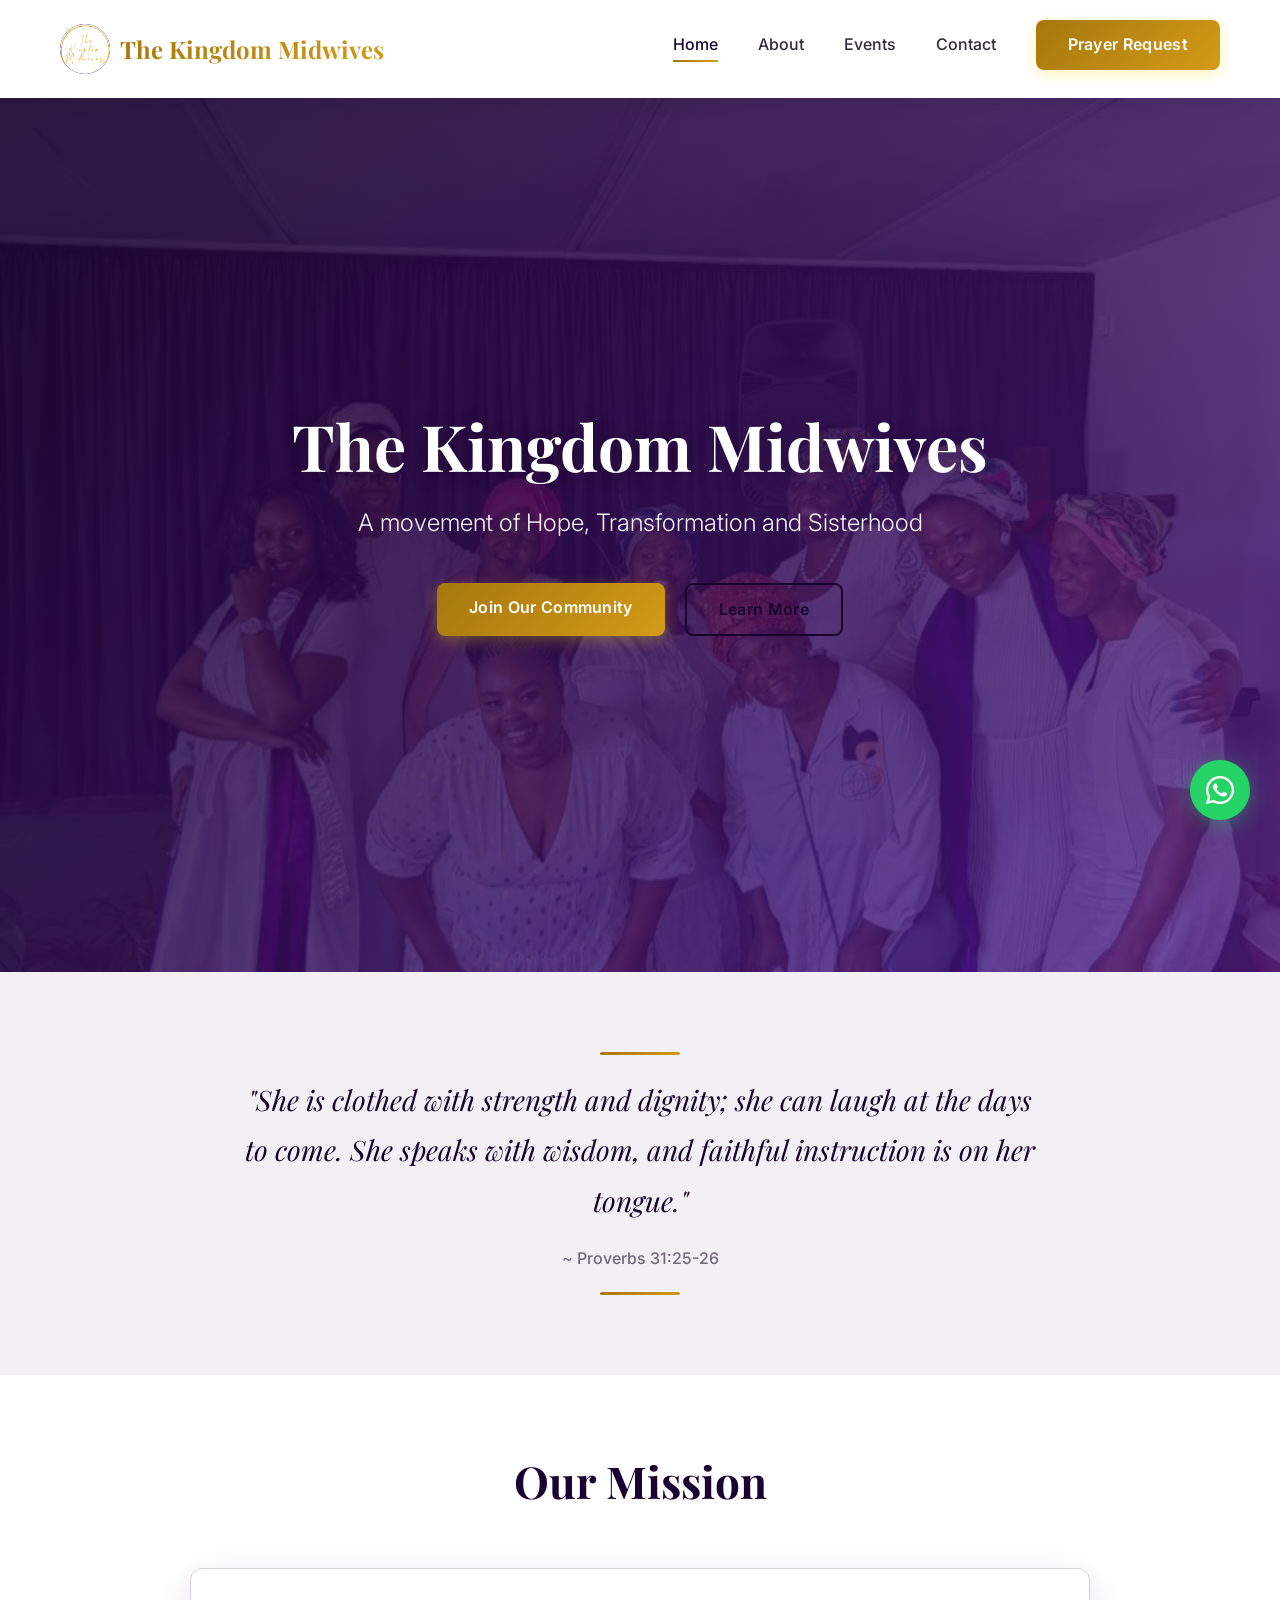
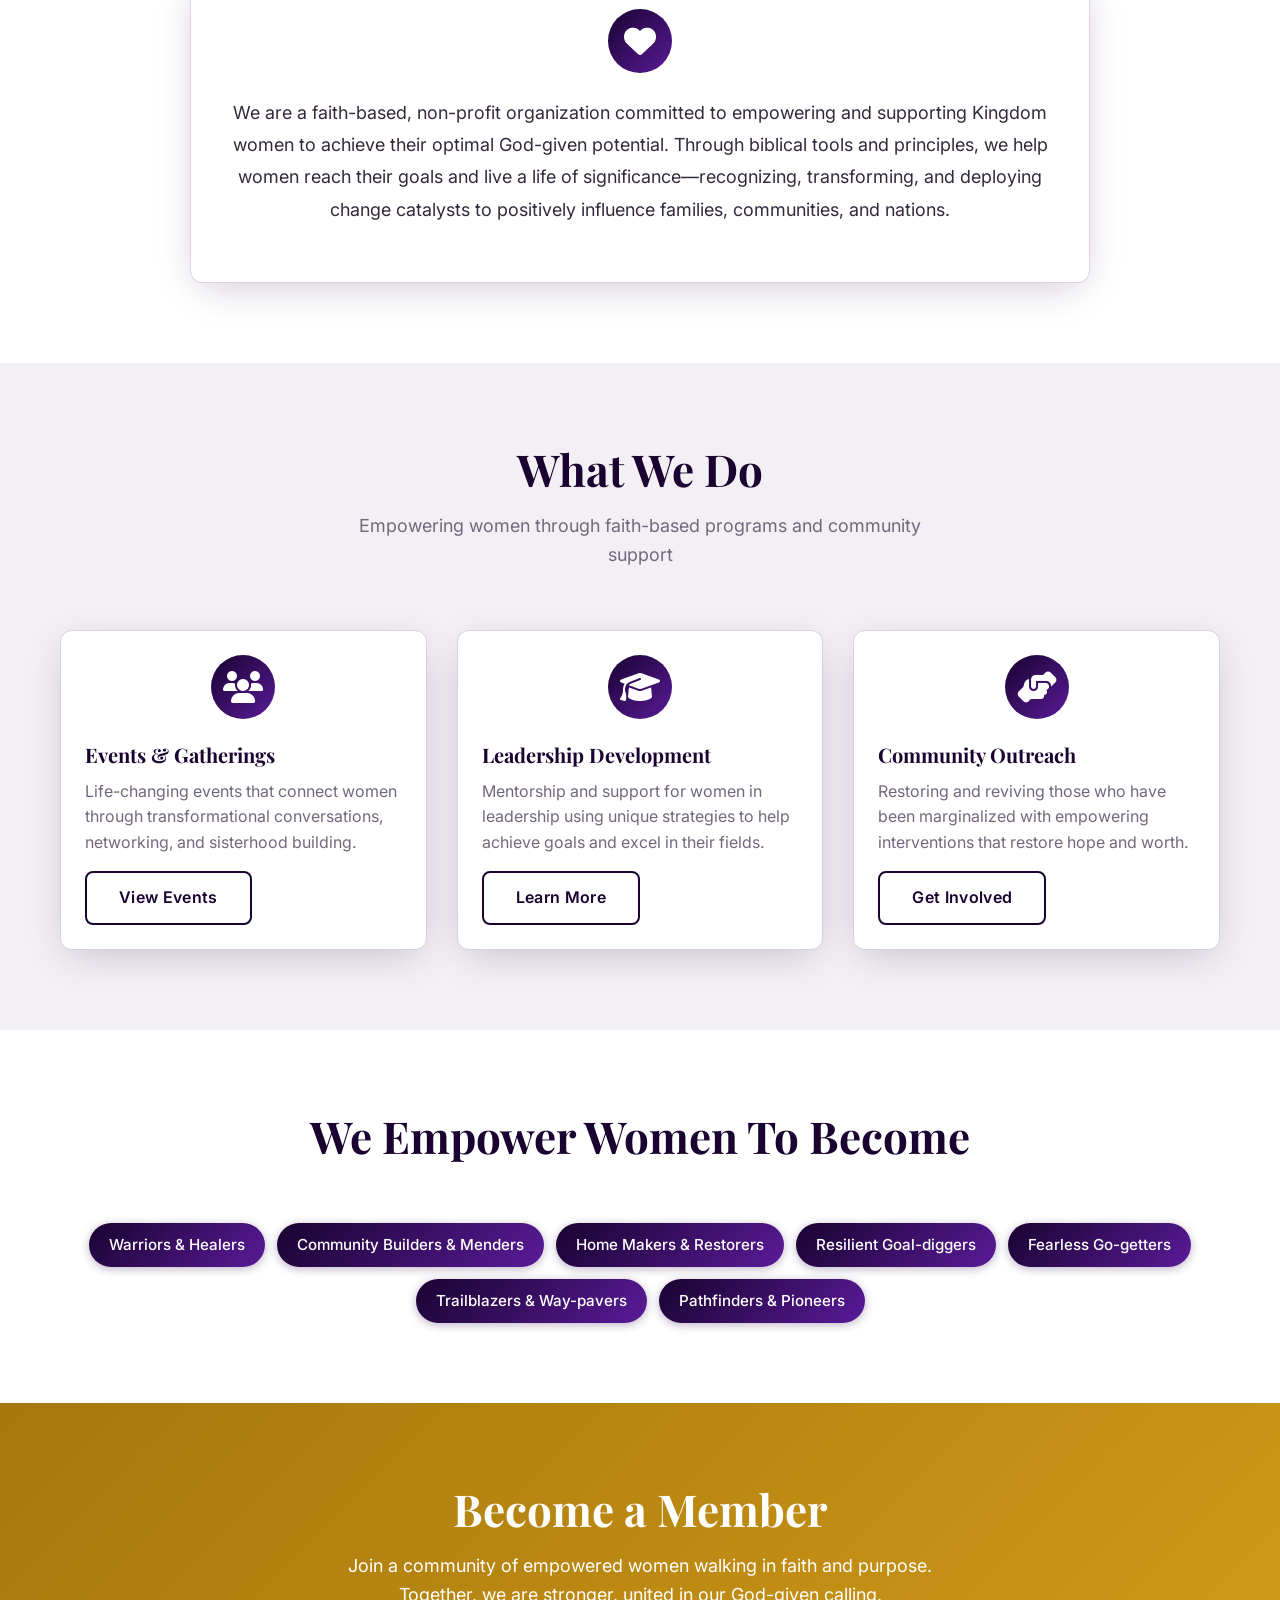
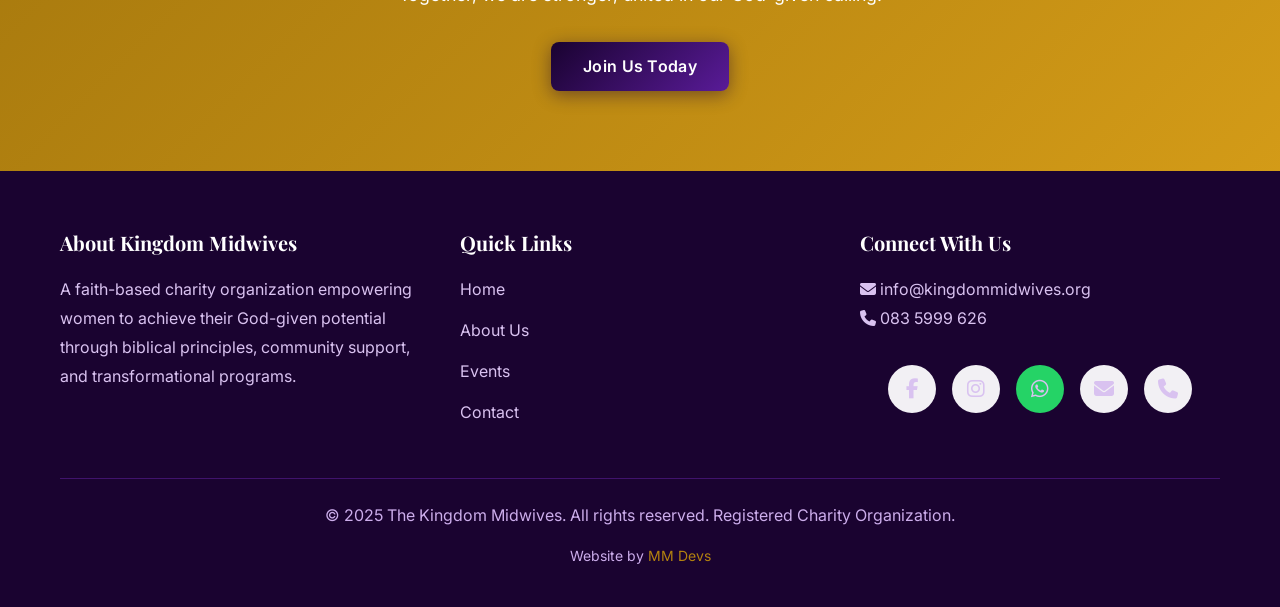
<file: index.html>
<!DOCTYPE html>
<html lang="en">
<head>
  <meta charset="UTF-8">
  <meta name="viewport" content="width=device-width, initial-scale=1.0">
  <meta name="description" content="Kingdom Midwives - Empowering women through faith, community, and service. A Christian charity NGO supporting women to achieve their God-given potential.">
  <meta name="keywords" content="Christian women's charity, women empowerment, faith-based NGO, Kingdom Midwives, women's ministry">
  <title>The Kingdom Midwives | A movement of Hope, Transformation and Sisterhood</title>

  <!-- Google Fonts -->
  <link href="https://fonts.googleapis.com/css2?family=Playfair+Display:wght@400;700&family=Inter:wght@300;400;600&display=swap" rel="stylesheet">

  <!-- Font Awesome Icons -->
  <link rel="stylesheet" href="https://cdnjs.cloudflare.com/ajax/libs/font-awesome/6.4.0/css/all.min.css">

  <!-- Stylesheets -->
  <link rel="stylesheet" href="css/styles.css">
  <link rel="stylesheet" href="css/responsive.css">
</head>
<body>

  <!-- Navigation Bar -->
  <nav class="navbar" role="navigation" aria-label="Main navigation">
    <div class="nav-container">
      <a href="index.html" class="nav-logo" aria-label="The Kingdom Midwives Home">
        <div class="logo-icon">
          <img src="assets/images/logos/logo.png" alt="The Kingdom Midwives Logo">
        </div>
        <span>The Kingdom Midwives</span>
      </a>

      <ul class="nav-menu" id="navMenu">
        <li><a href="index.html" class="nav-link active">Home</a></li>
        <li><a href="about.html" class="nav-link">About</a></li>
        <li><a href="events.html" class="nav-link">Events</a></li>
        <li><a href="contact.html" class="nav-link">Contact</a></li>
        <li><a href="contact.html" class="btn btn-secondary">Prayer Request</a></li>
      </ul>

      <button class="mobile-menu-btn" id="mobileMenuBtn" aria-label="Toggle mobile menu" aria-expanded="false">
        <span></span>
        <span></span>
        <span></span>
      </button>
    </div>
  </nav>

  <!-- Hero Section -->
  <section class="hero" id="home">
    <div class="hero-background" aria-hidden="true"></div>
    <div class="hero-overlay" aria-hidden="true"></div>

    <div class="hero-content">
      <h1 class="hero-title">The Kingdom Midwives</h1>
      <p class="hero-subtitle">A movement of Hope, Transformation and Sisterhood</p>

      <div class="hero-cta">
        <a href="contact.html" class="btn btn-secondary">Join Our Community</a>
        <a href="about.html" class="btn btn-outline">Learn More</a>
      </div>
    </div>
  </section>

  <!-- Scripture Section -->
  <section class="scripture-section animate-on-scroll">
    <div class="container">
      <div class="accent-line"></div>
      <blockquote class="scripture-quote">
        "She is clothed with strength and dignity; she can laugh at the days to come.
        She speaks with wisdom, and faithful instruction is on her tongue."
      </blockquote>
      <p class="scripture-reference">~ Proverbs 31:25-26</p>
      <div class="accent-line"></div>
    </div>
  </section>

  <!-- Mission Statement Section -->
  <section class="section animate-on-scroll">
    <div class="container">
      <div class="section-header">
        <h2 class="section-title">Our Mission</h2>
      </div>

      <div class="mission-card card">
        <div class="mission-icon">
          <i class="fas fa-heart"></i>
        </div>
        <p class="mission-text">
          We are a faith-based, non-profit organization committed to empowering and supporting Kingdom women
          to achieve their optimal God-given potential. Through biblical tools and principles, we help women
          reach their goals and live a life of significance—recognizing, transforming, and deploying change
          catalysts to positively influence families, communities, and nations.
        </p>
      </div>
    </div>
  </section>

  <!-- What We Do Section -->
  <section class="section" style="background: hsl(var(--muted));">
    <div class="container">
      <div class="section-header">
        <h2 class="section-title">What We Do</h2>
        <p class="section-subtitle">
          Empowering women through faith-based programs and community support
        </p>
      </div>

      <div class="grid grid-3">
        <div class="card animate-on-scroll">
          <div class="mission-icon">
            <i class="fas fa-users"></i>
          </div>
          <h3 class="card-title">Events & Gatherings</h3>
          <p class="card-text">
            Life-changing events that connect women through transformational conversations,
            networking, and sisterhood building.
          </p>
          <a href="events.html" class="btn btn-outline">View Events</a>
        </div>

        <div class="card animate-on-scroll">
          <div class="mission-icon">
            <i class="fas fa-graduation-cap"></i>
          </div>
          <h3 class="card-title">Leadership Development</h3>
          <p class="card-text">
            Mentorship and support for women in leadership using unique strategies
            to help achieve goals and excel in their fields.
          </p>
          <a href="about.html#programs" class="btn btn-outline">Learn More</a>
        </div>

        <div class="card animate-on-scroll">
          <div class="mission-icon">
            <i class="fas fa-hands-helping"></i>
          </div>
          <h3 class="card-title">Community Outreach</h3>
          <p class="card-text">
            Restoring and reviving those who have been marginalized with empowering
            interventions that restore hope and worth.
          </p>
          <a href="about.html#programs" class="btn btn-outline">Get Involved</a>
        </div>
      </div>
    </div>
  </section>

  <!-- Vision Highlights -->
  <section class="section animate-on-scroll">
    <div class="container">
      <div class="section-header">
        <h2 class="section-title">We Empower Women To Become</h2>
      </div>

      <div class="badge-grid">
        <span class="badge">Warriors & Healers</span>
        <span class="badge">Community Builders & Menders</span>
        <span class="badge">Home Makers & Restorers</span>
        <span class="badge">Resilient Goal-diggers</span>
        <span class="badge">Fearless Go-getters</span>
        <span class="badge">Trailblazers & Way-pavers</span>
        <span class="badge">Pathfinders & Pioneers</span>
      </div>
    </div>
  </section>

  <!-- Call to Action Section -->
  <section class="cta-section animate-on-scroll">
    <div class="container">
      <h2>Become a Member</h2>
      <p class="cta-text">
        Join a community of empowered women walking in faith and purpose.
        Together, we are stronger, united in our God-given calling.
      </p>
      <a href="contact.html" class="btn btn-primary">Join Us Today</a>
    </div>
  </section>

  <!-- Footer -->
  <footer class="footer">
    <div class="container">
      <div class="footer-content">
        <!-- Column 1: About -->
        <div class="footer-section">
          <h3>About Kingdom Midwives</h3>
          <p>
            A faith-based charity organization empowering women to achieve their
            God-given potential through biblical principles, community support, and transformational programs.
          </p>
        </div>

        <!-- Column 2: Quick Links -->
        <div class="footer-section">
          <h3>Quick Links</h3>
          <ul class="footer-links">
            <li><a href="index.html">Home</a></li>
            <li><a href="about.html">About Us</a></li>
            <li><a href="events.html">Events</a></li>
            <li><a href="contact.html">Contact</a></li>
          </ul>
        </div>

        <!-- Column 3: Connect -->
        <div class="footer-section">
          <h3>Connect With Us</h3>
          <p>
            <i class="fas fa-envelope"></i> info@kingdommidwives.org<br>
            <i class="fas fa-phone"></i> 083 5999 626 
          </p>
          <div class="social-links">
            <a href="#" class="social-link" aria-label="Facebook">
              <i class="fab fa-facebook-f"></i>
            </a>
            <a href="#" class="social-link" aria-label="Instagram">
              <i class="fab fa-instagram"></i>
            </a>
            <a href="https://wa.me/27835999626" class="social-link" aria-label="WhatsApp" target="_blank" rel="noopener noreferrer" style="background: #25D366;">
              <i class="fab fa-whatsapp"></i>
            </a>
            <a href="mailto:info@kingdommidwives.org" class="social-link" aria-label="Email">
              <i class="fas fa-envelope"></i>
            </a>
            <a href="tel:+27835999626" class="social-link" aria-label="Phone">
              <i class="fas fa-phone"></i>
            </a>
          </div>
        </div>
      </div>

      <!-- Copyright Bar -->
      <div class="footer-bottom">
        <p>&copy; 2025 The Kingdom Midwives. All rights reserved. Registered Charity Organization.</p>
        <p style="margin-top: 8px; font-size: 0.875rem;">Website by <a href="https://mmdevs.co.za" target="_blank" rel="noopener noreferrer" style="color: hsl(var(--secondary)); text-decoration: none;">MM Devs</a></p>
      </div>
    </div>
  </footer>

  <!-- WhatsApp Float Button -->
  <a href="https://wa.me/27835999626?text=Hello%20The%20Kingdom%20Midwives!%20I%20would%20like%20to%20know%20more%20about%20your%20ministry."
     class="whatsapp-float"
     target="_blank"
     rel="noopener noreferrer"
     aria-label="Chat with us on WhatsApp">
    <span class="whatsapp-tooltip">Chat with us!</span>
    <i class="fab fa-whatsapp"></i>
  </a>

  <!-- JavaScript -->
  <script src="js/main.js"></script>

</body>
</html>
</file>
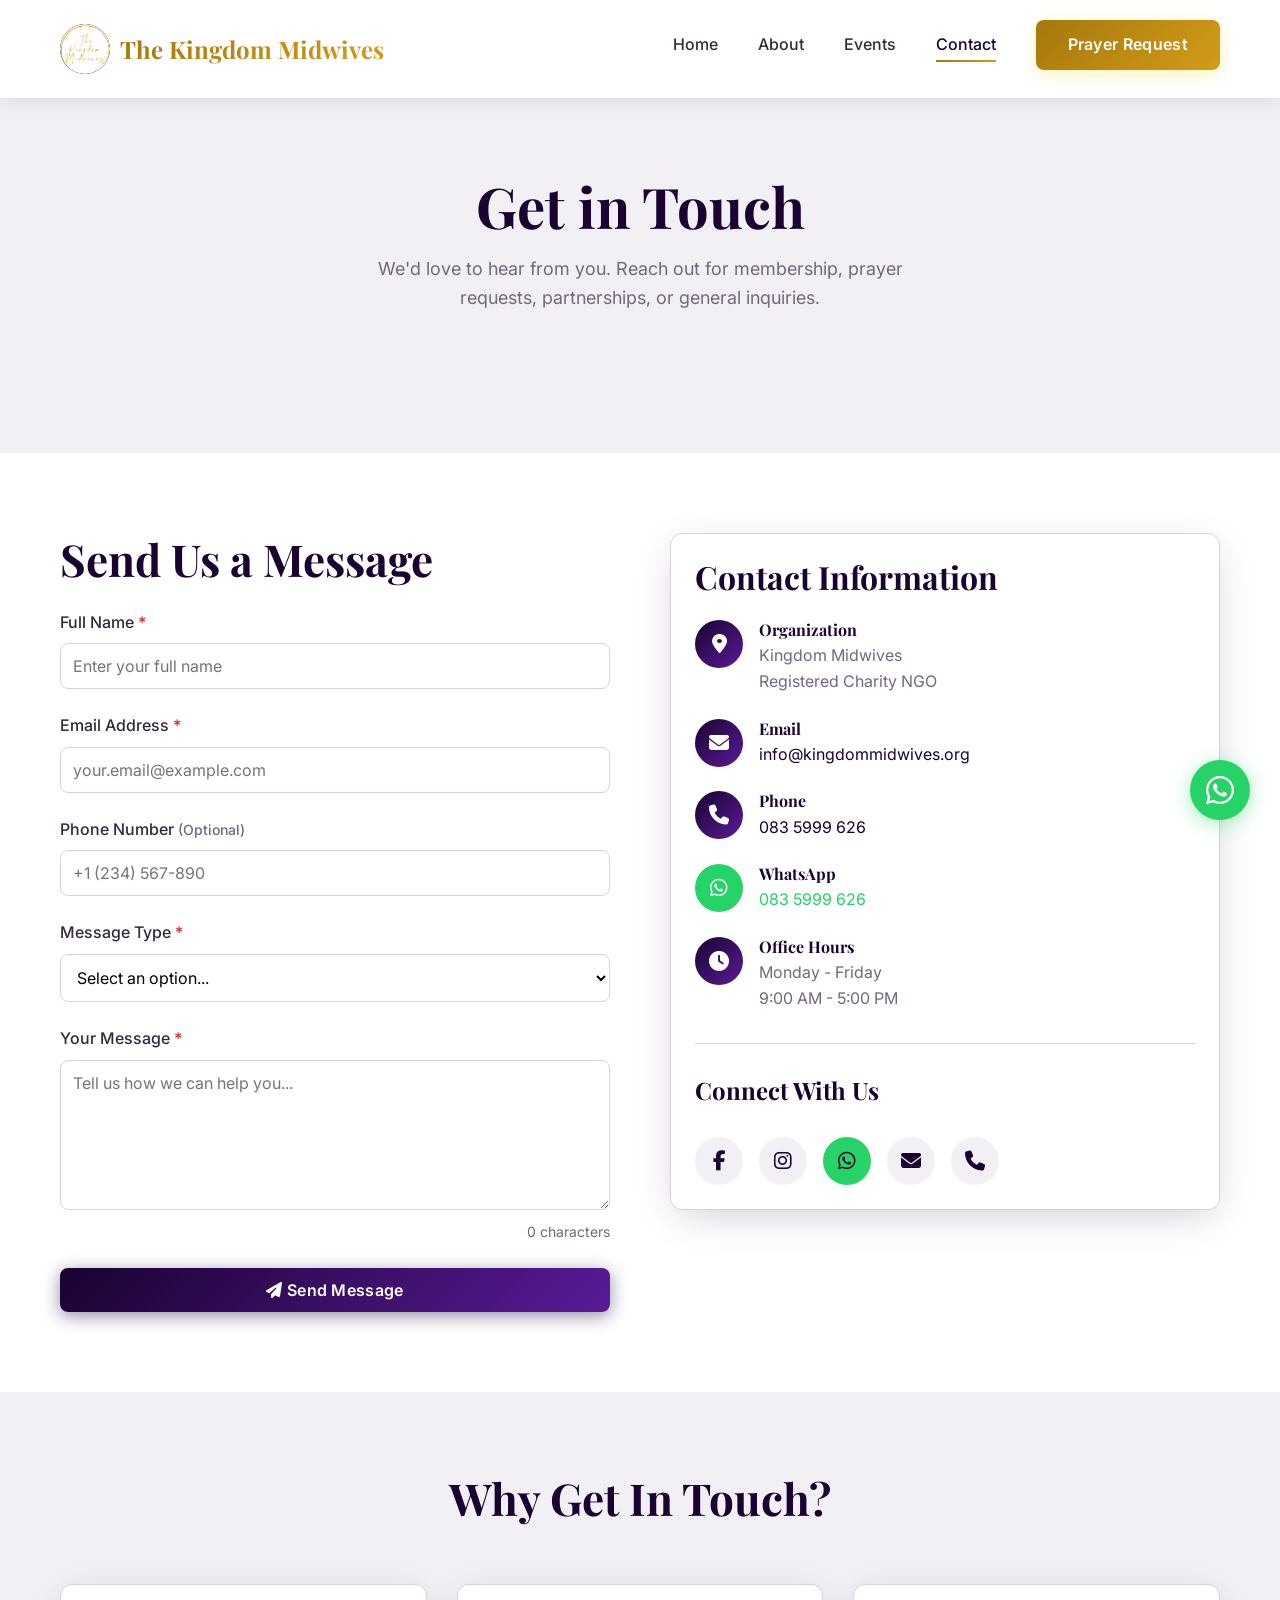
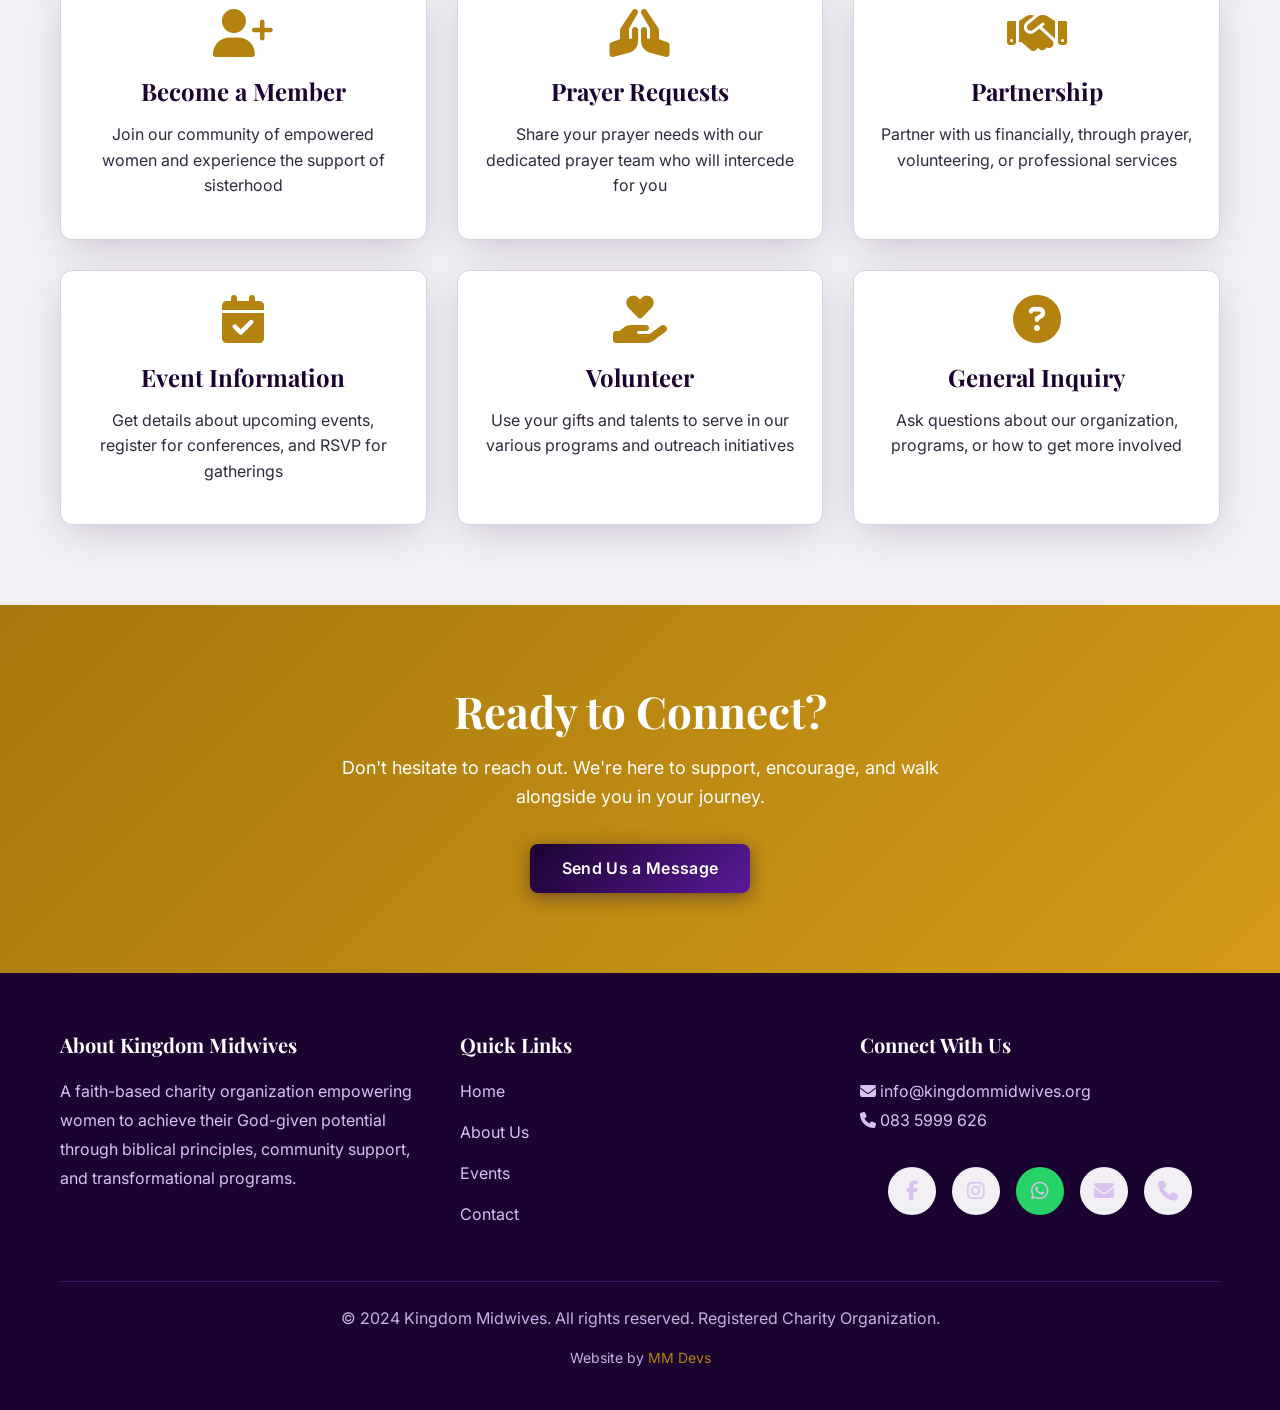
<file: contact.html>
<!DOCTYPE html>
<html lang="en">
<head>
  <meta charset="UTF-8">
  <meta name="viewport" content="width=device-width, initial-scale=1.0">
  <meta name="description" content="Contact Kingdom Midwives - Get in touch with us for membership, prayer requests, partnerships, and inquiries.">
  <meta name="keywords" content="contact Kingdom Midwives, become a member, prayer request, partnership inquiry">
  <title>Contact Us | Kingdom Midwives</title>

  <!-- Google Fonts -->
  <link href="https://fonts.googleapis.com/css2?family=Playfair+Display:wght@400;700&family=Inter:wght@300;400;600&display=swap" rel="stylesheet">

  <!-- Font Awesome Icons -->
  <link rel="stylesheet" href="https://cdnjs.cloudflare.com/ajax/libs/font-awesome/6.4.0/css/all.min.css">

  <!-- Stylesheets -->
  <link rel="stylesheet" href="css/styles.css">
  <link rel="stylesheet" href="css/responsive.css">
</head>
<body>

  <!-- Navigation Bar -->
  <nav class="navbar" role="navigation" aria-label="Main navigation">
    <div class="nav-container">
      <a href="index.html" class="nav-logo" aria-label="The Kingdom Midwives Home">
        <div class="logo-icon">
          <img src="assets/images/logos/logo.png" alt="The Kingdom Midwives Logo">
        </div>
        <span>The Kingdom Midwives</span>
      </a>

      <ul class="nav-menu" id="navMenu">
        <li><a href="index.html" class="nav-link">Home</a></li>
        <li><a href="about.html" class="nav-link">About</a></li>
        <li><a href="events.html" class="nav-link">Events</a></li>
        <li><a href="contact.html" class="nav-link active">Contact</a></li>
        <li><a href="contact.html" class="btn btn-secondary">Prayer Request</a></li>
      </ul>

      <button class="mobile-menu-btn" id="mobileMenuBtn" aria-label="Toggle mobile menu" aria-expanded="false">
        <span></span>
        <span></span>
        <span></span>
      </button>
    </div>
  </nav>

  <!-- Page Header -->
  <section class="section" style="margin-top: 72px; padding-top: 100px; background: hsl(var(--muted));">
    <div class="container">
      <div class="section-header">
        <h1 class="section-title">Get in Touch</h1>
        <p class="section-subtitle">
          We'd love to hear from you. Reach out for membership, prayer requests, partnerships, or general inquiries.
        </p>
      </div>
    </div>
  </section>

  <!-- Contact Section -->
  <section class="section">
    <div class="container">
      <div class="contact-section">

        <!-- Contact Form -->
        <div>
          <h2 style="margin-bottom: 24px;">Send Us a Message</h2>

          <form class="contact-form" id="contactForm" novalidate>
            <!-- Full Name -->
            <div class="form-group">
              <label for="name" class="form-label">
                Full Name <span style="color: #dc2626;">*</span>
              </label>
              <input
                type="text"
                id="name"
                name="name"
                class="form-input"
                placeholder="Enter your full name"
                required
                aria-required="true">
              <p class="form-error" id="nameError">Please enter your name</p>
            </div>

            <!-- Email Address -->
            <div class="form-group">
              <label for="email" class="form-label">
                Email Address <span style="color: #dc2626;">*</span>
              </label>
              <input
                type="email"
                id="email"
                name="email"
                class="form-input"
                placeholder="your.email@example.com"
                required
                aria-required="true">
              <p class="form-error" id="emailError">Please enter a valid email address</p>
            </div>

            <!-- Phone Number -->
            <div class="form-group">
              <label for="phone" class="form-label">
                Phone Number <span style="color: hsl(var(--muted-foreground)); font-size: 0.875rem;">(Optional)</span>
              </label>
              <input
                type="tel"
                id="phone"
                name="phone"
                class="form-input"
                placeholder="+1 (234) 567-890">
            </div>

            <!-- Message Type -->
            <div class="form-group">
              <label for="messageType" class="form-label">
                Message Type <span style="color: #dc2626;">*</span>
              </label>
              <select
                id="messageType"
                name="messageType"
                class="form-select"
                required
                aria-required="true">
                <option value="">Select an option...</option>
                <option value="general">General Inquiry</option>
                <option value="prayer">Prayer Request</option>
                <option value="partnership">Partnership</option>
                <option value="membership">Join as Member</option>
                <option value="volunteer">Volunteer Opportunity</option>
                <option value="event">Event Information</option>
              </select>
              <p class="form-error" id="messageTypeError">Please select a message type</p>
            </div>

            <!-- Message -->
            <div class="form-group">
              <label for="message" class="form-label">
                Your Message <span style="color: #dc2626;">*</span>
              </label>
              <textarea
                id="message"
                name="message"
                class="form-textarea"
                placeholder="Tell us how we can help you..."
                required
                aria-required="true"></textarea>
              <p class="form-error" id="messageError">Please enter your message</p>
            </div>

            <!-- Submit Button -->
            <button type="submit" class="btn btn-primary" style="width: 100%;">
              <i class="fas fa-paper-plane"></i> Send Message
            </button>
          </form>

          <!-- Success Message (Hidden by default) -->
          <div id="successMessage" style="display: none; margin-top: 24px; padding: 16px; background: #d1fae5; border: 1px solid #10b981; border-radius: 8px; color: #065f46;">
            <i class="fas fa-check-circle"></i> Thank you! Your message has been sent successfully. We'll get back to you soon.
          </div>
        </div>

        <!-- Contact Information Card -->
        <div class="contact-info-card card">
          <h3 style="margin-bottom: 24px;">Contact Information</h3>

          <div class="contact-info-item">
            <div class="contact-icon">
              <i class="fas fa-map-marker-alt"></i>
            </div>
            <div class="contact-info-text">
              <h4>Organization</h4>
              <p>Kingdom Midwives<br>Registered Charity NGO</p>
            </div>
          </div>

          <div class="contact-info-item">
            <div class="contact-icon">
              <i class="fas fa-envelope"></i>
            </div>
            <div class="contact-info-text">
              <h4>Email</h4>
              <p><a href="mailto:info@kingdommidwives.org" style="color: hsl(var(--primary));">info@kingdommidwives.org</a></p>
            </div>
          </div>

          <div class="contact-info-item">
            <div class="contact-icon">
              <i class="fas fa-phone"></i>
            </div>
            <div class="contact-info-text">
              <h4>Phone</h4>
              <p><a href="tel:+27835999626" style="color: hsl(var(--primary));">083 5999 626</a></p>
            </div>
          </div>

          <div class="contact-info-item">
            <div class="contact-icon" style="background: #25D366;">
              <i class="fab fa-whatsapp"></i>
            </div>
            <div class="contact-info-text">
              <h4>WhatsApp</h4>
              <p><a href="https://wa.me/27835999626" target="_blank" rel="noopener noreferrer" class="whatsapp-link">083 5999 626</a></p>
            </div>
          </div>

          <div class="contact-info-item">
            <div class="contact-icon">
              <i class="fas fa-clock"></i>
            </div>
            <div class="contact-info-text">
              <h4>Office Hours</h4>
              <p>Monday - Friday<br>9:00 AM - 5:00 PM</p>
            </div>
          </div>

          <div style="margin-top: 32px; padding-top: 32px; border-top: 1px solid hsl(var(--border));">
            <h4 style="margin-bottom: 16px;">Connect With Us</h4>
            <div class="social-links" style="justify-content: flex-start;">
              <a href="#" class="social-link" aria-label="Facebook">
                <i class="fab fa-facebook-f"></i>
              </a>
              <a href="#" class="social-link" aria-label="Instagram">
                <i class="fab fa-instagram"></i>
              </a>
              <a href="https://wa.me/27835999626" class="social-link" aria-label="WhatsApp" target="_blank" rel="noopener noreferrer" style="background: #25D366;">
                <i class="fab fa-whatsapp"></i>
              </a>
              <a href="mailto:info@kingdommidwives.org" class="social-link" aria-label="Email">
                <i class="fas fa-envelope"></i>
              </a>
              <a href="tel:+27835999626" class="social-link" aria-label="Phone">
                <i class="fas fa-phone"></i>
              </a>
            </div>
          </div>
        </div>

      </div>
    </div>
  </section>

  <!-- Why Contact Us -->
  <section class="section" style="background: hsl(var(--muted));">
    <div class="container">
      <div class="section-header">
        <h2 class="section-title">Why Get In Touch?</h2>
      </div>

      <div class="grid grid-3">
        <div class="card text-center">
          <i class="fas fa-user-plus" style="font-size: 48px; color: hsl(var(--secondary)); margin-bottom: 20px;"></i>
          <h4>Become a Member</h4>
          <p>Join our community of empowered women and experience the support of sisterhood</p>
        </div>

        <div class="card text-center">
          <i class="fas fa-praying-hands" style="font-size: 48px; color: hsl(var(--secondary)); margin-bottom: 20px;"></i>
          <h4>Prayer Requests</h4>
          <p>Share your prayer needs with our dedicated prayer team who will intercede for you</p>
        </div>

        <div class="card text-center">
          <i class="fas fa-handshake" style="font-size: 48px; color: hsl(var(--secondary)); margin-bottom: 20px;"></i>
          <h4>Partnership</h4>
          <p>Partner with us financially, through prayer, volunteering, or professional services</p>
        </div>

        <div class="card text-center">
          <i class="fas fa-calendar-check" style="font-size: 48px; color: hsl(var(--secondary)); margin-bottom: 20px;"></i>
          <h4>Event Information</h4>
          <p>Get details about upcoming events, register for conferences, and RSVP for gatherings</p>
        </div>

        <div class="card text-center">
          <i class="fas fa-hand-holding-heart" style="font-size: 48px; color: hsl(var(--secondary)); margin-bottom: 20px;"></i>
          <h4>Volunteer</h4>
          <p>Use your gifts and talents to serve in our various programs and outreach initiatives</p>
        </div>

        <div class="card text-center">
          <i class="fas fa-question-circle" style="font-size: 48px; color: hsl(var(--secondary)); margin-bottom: 20px;"></i>
          <h4>General Inquiry</h4>
          <p>Ask questions about our organization, programs, or how to get more involved</p>
        </div>
      </div>
    </div>
  </section>

  <!-- Call to Action -->
  <section class="cta-section">
    <div class="container">
      <h2>Ready to Connect?</h2>
      <p class="cta-text">
        Don't hesitate to reach out. We're here to support, encourage, and walk alongside you in your journey.
      </p>
      <a href="#contactForm" class="btn btn-primary">Send Us a Message</a>
    </div>
  </section>

  <!-- Footer -->
  <footer class="footer">
    <div class="container">
      <div class="footer-content">
        <!-- Column 1: About -->
        <div class="footer-section">
          <h3>About Kingdom Midwives</h3>
          <p>
            A faith-based charity organization empowering women to achieve their
            God-given potential through biblical principles, community support, and transformational programs.
          </p>
        </div>

        <!-- Column 2: Quick Links -->
        <div class="footer-section">
          <h3>Quick Links</h3>
          <ul class="footer-links">
            <li><a href="index.html">Home</a></li>
            <li><a href="about.html">About Us</a></li>
            <li><a href="events.html">Events</a></li>
            <li><a href="contact.html">Contact</a></li>
          </ul>
        </div>

        <!-- Column 3: Connect -->
        <div class="footer-section">
          <h3>Connect With Us</h3>
          <p>
            <i class="fas fa-envelope"></i> info@kingdommidwives.org<br>
            <i class="fas fa-phone"></i> 083 5999 626
          </p>
          <div class="social-links">
            <a href="#" class="social-link" aria-label="Facebook">
              <i class="fab fa-facebook-f"></i>
            </a>
            <a href="#" class="social-link" aria-label="Instagram">
              <i class="fab fa-instagram"></i>
            </a>
            <a href="https://wa.me/27835999626" class="social-link" aria-label="WhatsApp" target="_blank" rel="noopener noreferrer" style="background: #25D366;">
              <i class="fab fa-whatsapp"></i>
            </a>
            <a href="mailto:info@kingdommidwives.org" class="social-link" aria-label="Email">
              <i class="fas fa-envelope"></i>
            </a>
            <a href="tel:+27835999626" class="social-link" aria-label="Phone">
              <i class="fas fa-phone"></i>
            </a>
          </div>
        </div>
      </div>

      <!-- Copyright Bar -->
      <div class="footer-bottom">
        <p>&copy; 2024 Kingdom Midwives. All rights reserved. Registered Charity Organization.</p>
        <p style="margin-top: 8px; font-size: 0.875rem;">Website by <a href="https://mmdevs.co.za" target="_blank" rel="noopener noreferrer" style="color: hsl(var(--secondary)); text-decoration: none;">MM Devs</a></p>
      </div>
    </div>
  </footer>

  <!-- WhatsApp Float Button -->
  <a href="https://wa.me/27835999626?text=Hello%20The%20Kingdom%20Midwives!%20I%20have%20a%20question."
     class="whatsapp-float"
     target="_blank"
     rel="noopener noreferrer"
     aria-label="Chat with us on WhatsApp">
    <span class="whatsapp-tooltip">Chat with us!</span>
    <i class="fab fa-whatsapp"></i>
  </a>

  <!-- JavaScript -->
  <script src="js/main.js"></script>
  <script src="js/form-validation.js"></script>

</body>
</html>
</file>
<file: css/styles.css>
/* ========================================
   Kingdom Midwives - Main Stylesheet
   ======================================== */
 
/* ========================================
   Design System & CSS Variables
   =======================================*/
:root {
  /* Primary Colors */
  --primary: 270 90% 10%;           /* Deep Dark Purple */
  --primary-foreground: 0 0% 100%;  /* White text on purple */
  --primary-light: 270 70% 40%;     /* Darker mid-purple for gradients */
 
  /* Secondary Colors */
  --secondary: 42 85% 38%;          /* Deep Antique Gold */
  --secondary-foreground: 0 0% 100%; /* White text on dark gold */
 
  /* Accent */
  --accent: 42 80% 46%;             /* Mid gold accent */
  --accent-foreground: 0 0% 100%;
 
  /* Neutrals */
  --background: 0 0% 100%;          /* White */
  --foreground: 270 20% 20%;        /* Dark text */
  --muted: 270 15% 95%;             /* Very light purple */
  --muted-foreground: 270 10% 45%;  /* Muted text */
  --border: 270 20% 85%;            /* Light border */
 
  /* Card */
  --card: 0 0% 100%;
  --card-foreground: 270 20% 20%;
 
  /* Design Tokens */
  --radius: 8px;
  --shadow-elegant: 0 10px 40px -10px hsl(270 90% 15% / 0.25);
  --shadow-glow: 0 0 40px hsl(270 70% 40% / 0.4);
  --gradient-primary: linear-gradient(135deg, hsl(270, 90%, 10%), hsl(270 70% 35%));
  --gradient-gold: linear-gradient(135deg, hsl(42 85% 35%), hsl(42 80% 46%));
  --transition-smooth: all 0.3s cubic-bezier(0.4, 0, 0.2, 1);
 
  /* Spacing */
  --section-padding: 80px;
  --component-spacing: 20px;
  --max-width: 1200px;
}
 
/* ========================================
   Base Styles & Reset
   ======================================== */
* {
  margin: 0;
  padding: 0;
  box-sizing: border-box;
}
 
html {
  scroll-behavior: smooth;
}
 
body {
  font-family: 'Inter', -apple-system, BlinkMacSystemFont, 'Segoe UI', sans-serif;
  font-size: 16px;
  line-height: 1.6;
  color: hsl(var(--foreground));
  background: hsl(var(--background));
  overflow-x: hidden;
}
 
/* ========================================
   Typography
   ======================================== */
h1, h2, h3, h4, h5, h6 {
  font-family: 'Playfair Display', Georgia, serif;
  font-weight: 700;
  line-height: 1.2;
  color: hsl(var(--primary));
  margin-bottom: 1rem;
}
 
h1 { font-size: 3.5rem; }
h2 { font-size: 2.75rem; }
h3 { font-size: 2rem; }
h4 { font-size: 1.5rem; }
h5 { font-size: 1.25rem; }
h6 { font-size: 1rem; }
 
p {
  margin-bottom: 1rem;
  font-weight: 400;
}
 
a {
  text-decoration: none;
  color: inherit;
  transition: var(--transition-smooth);
}
 
ul, ol {
  margin-left: 1.5rem;
  margin-bottom: 1rem;
}
 
li {
  margin-bottom: 0.5rem;
}
 
/* ========================================
   Layout Utilities
   ======================================== */
.container {
  max-width: var(--max-width);
  margin: 0 auto;
  padding: 0 20px;
}
 
.section {
  padding: var(--section-padding) 0;
}
 
.section-header {
  text-align: center;
  margin-bottom: 60px;
}
 
.section-title {
  margin-bottom: 16px;
}
 
.section-subtitle {
  font-size: 1.125rem;
  color: hsl(var(--muted-foreground));
  max-width: 600px;
  margin: 0 auto;
}
 
/* Gold Accent Line */
.accent-line {
  width: 80px;
  height: 3px;
  background: var(--gradient-gold);
  margin: 20px auto;
  border-radius: 2px;
}
 
/* ========================================
   Navigation Bar
   ======================================== */
.navbar {
  position: fixed;
  top: 0;
  left: 0;
  right: 0;
  background: hsl(var(--background));
  box-shadow: 0 2px 20px rgba(0, 0, 0, 0.1);
  z-index: 1000;
  transition: var(--transition-smooth);
}
 
.navbar.scrolled {
  box-shadow: 0 4px 30px rgba(0, 0, 0, 0.15);
}
 
.nav-container {
  display: flex;
  justify-content: space-between;
  align-items: center;
  padding: 20px;
  max-width: var(--max-width);
  margin: 0 auto;
}
 
.nav-logo {
  font-family: 'Playfair Display', serif;
  font-size: 1.5rem;
  font-weight: 700;
  display: flex;
  align-items: center;
  gap: 10px;
}
 
.nav-logo span {
  background: var(--gradient-gold);
  -webkit-background-clip: text;
  -webkit-text-fill-color: transparent;
  background-clip: text;
}
 
.nav-logo .logo-icon {
  width: 50px;
  height: 50px;
  background: var(--gradient-primary);
  border-radius: 50%;
  display: flex;
  align-items: center;
  justify-content: center;
  color: white;
  overflow: hidden;
  flex-shrink: 0;
}
 
.nav-logo .logo-icon img {
  width: 100%;
  height: 100%;
  object-fit: cover;
  border-radius: 50%;
}
 
.nav-menu {
  display: flex;
  list-style: none;
  gap: 40px;
  margin: 0;
  align-items: center;
}
 
.nav-link {
  font-weight: 500;
  color: hsl(var(--foreground));
  padding: 8px 0;
  position: relative;
}
 
.nav-link::after {
  content: '';
  position: absolute;
  bottom: 0;
  left: 0;
  width: 0;
  height: 2px;
  background: var(--gradient-gold);
  transition: width 0.3s ease;
}
 
.nav-link:hover::after,
.nav-link.active::after {
  width: 100%;
}
 
.nav-link.active {
  color: hsl(var(--primary));
}
 
/* Mobile Menu Button */
.mobile-menu-btn {
  display: none;
  flex-direction: column;
  gap: 5px;
  background: none;
  border: none;
  cursor: pointer;
  padding: 5px;
}
 
.mobile-menu-btn span {
  width: 25px;
  height: 3px;
  background: hsl(var(--primary));
  border-radius: 2px;
  transition: var(--transition-smooth);
}
 
.mobile-menu-btn.active span:nth-child(1) {
  transform: rotate(45deg) translate(8px, 8px);
}
 
.mobile-menu-btn.active span:nth-child(2) {
  opacity: 0;
}
 
.mobile-menu-btn.active span:nth-child(3) {
  transform: rotate(-45deg) translate(7px, -7px);
}
 
/* ========================================
   Buttons
   ======================================== */
.btn {
  display: inline-block;
  padding: 12px 32px;
  border-radius: var(--radius);
  font-weight: 600;
  font-size: 1rem;
  text-align: center;
  cursor: pointer;
  border: none;
  transition: var(--transition-smooth);
  font-family: 'Inter', sans-serif;
  letter-spacing: 0.02em;
}
 
/* Primary Button — Dark Purple */
.btn-primary {
  background: var(--gradient-primary);
  color: #ffffff;
  box-shadow: 0 4px 18px rgba(20, 0, 50, 0.45);
}
 
.btn-primary:hover {
  transform: translateY(-2px);
  box-shadow: 0 8px 28px rgba(20, 0, 50, 0.60);
  filter: brightness(1.15);
}
 
.btn-primary:active {
  transform: translateY(0px);
  box-shadow: 0 3px 10px rgba(20, 0, 50, 0.45);
  filter: brightness(0.95);
}
 
.btn-primary:focus-visible {
  outline: 3px solid hsl(270 90% 45%);
  outline-offset: 3px;
}
 
/* Secondary Button — Gold (unchanged) */
.btn-secondary {
  background: var(--gradient-gold);
  color: hsl(var(--secondary-foreground));
  box-shadow: 0 4px 15px rgba(255, 215, 0, 0.3);
}
 
.btn-secondary:hover {
  transform: translateY(-2px);
  box-shadow: 0 6px 20px rgba(255, 215, 0, 0.4);
}
 
.btn-secondary:active {
  transform: translateY(0px);
  box-shadow: 0 3px 10px rgba(255, 215, 0, 0.3);
}
 
/* Outline Button — Dark Purple border & text */
.btn-outline {
  background: transparent;
  color: hsl(var(--primary));
  border: 2px solid hsl(var(--primary));
}
 
.btn-outline:hover {
  background: hsl(var(--primary));
  color: #ffffff;
  box-shadow: 0 6px 20px rgba(20, 0, 50, 0.45);
  transform: translateY(-2px);
}
 
.btn-outline:active {
  transform: translateY(0px);
  box-shadow: none;
}
 
.btn-outline:focus-visible {
  outline: 3px solid hsl(270 90% 45%);
  outline-offset: 3px;
}
 
/* ========================================
   Cards
   ======================================== */
.card {
  background: hsl(var(--card));
  border-radius: 12px;
  padding: 24px;
  box-shadow: var(--shadow-elegant);
  transition: var(--transition-smooth);
  border: 1px solid hsl(var(--border));
}
 
.card:hover {
  transform: translateY(-5px);
  box-shadow: 0 15px 50px -10px hsl(270 90% 10% / 0.35);
}
 
.card-image {
  width: 100%;
  height: 200px;
  object-fit: cover;
  border-radius: 8px;
  margin-bottom: 16px;
}
 
.card-title {
  font-size: 1.25rem;
  margin-bottom: 12px;
}
 
.card-text {
  color: hsl(var(--muted-foreground));
  margin-bottom: 16px;
}
 
/* ========================================
   Page Hero (Events / About / Contact headers)
   ======================================== */
.page-hero {
  position: relative;
  margin-top: 72px;
  padding: 120px 0 80px;
  display: flex;
  align-items: center;
  justify-content: center;
  text-align: center;
  overflow: hidden;
  color: white;
}
 
.page-hero-bg {
  position: absolute;
  inset: 0;
  background-image: url('assets/images/may2023-1.jpeg');
  background-size: cover;
  background-position: center;
  background-repeat: no-repeat;
  z-index: 0;
}
 
.page-hero-overlay {
  position: absolute;
  inset: 0;
  background: linear-gradient(135deg, hsl(270 90% 10% / 0.88), hsl(270 70% 25% / 0.72));
  z-index: 1;
}
 
.page-hero .container {
  position: relative;
  z-index: 2;
}
 
.page-hero .section-title {
  color: white;
  font-size: 3rem;
  text-shadow: 0 2px 20px rgba(0,0,0,0.4);
  margin-bottom: 16px;
}
 
.page-hero .section-subtitle {
  color: rgba(255,255,255,0.88);
  font-size: 1.2rem;
}
 
/* ========================================
   Hero Section
   ======================================== */
.hero {
  position: relative;
  height: 100vh;
  display: flex;
  align-items: center;
  justify-content: center;
  text-align: center;
  color: white;
  overflow: hidden;
  margin-top: 72px;
}
 
.hero-background {
  position: absolute;
  top: 0;
  left: 0;
  width: 100%;
  height: 100%;
  background-image: url('../images/events/northercape.jpeg');
  background-size: cover;
  background-position: center;
  background-repeat: no-repeat;
  z-index: -2;
}
 
.hero-overlay {
  position: absolute;
  top: 0;
  left: 0;
  width: 100%;
  height: 100%;
  background: linear-gradient(135deg, hsl(270 90% 10% / 0.90), hsl(270 70% 30% / 0.75));
  z-index: -1;
}
 
.hero-content {
  max-width: 800px;
  padding: 0 20px;
  animation: fadeInUp 1s ease-out;
}
 
.hero-title {
  font-size: 4rem;
  color: white;
  margin-bottom: 20px;
  text-shadow: 0 2px 20px rgba(0, 0, 0, 0.3);
}
 
.hero-subtitle {
  font-size: 1.5rem;
  margin-bottom: 40px;
  font-family: 'Inter', sans-serif;
  font-weight: 300;
  opacity: 0.95;
}
 
.hero-cta {
  display: flex;
  gap: 20px;
  justify-content: center;
  flex-wrap: wrap;
}
 
/* ========================================
   Grid Layouts
   ======================================== */
.grid {
  display: grid;
  gap: 30px;
}
 
.grid-2 {
  grid-template-columns: repeat(2, 1fr);
}
 
.grid-3 {
  grid-template-columns: repeat(3, 1fr);
}
 
.grid-4 {
  grid-template-columns: repeat(4, 1fr);
}
 
/* ========================================
   Scripture Section
   ======================================== */
.scripture-section {
  background: hsl(var(--muted));
  padding: 60px 0;
  text-align: center;
}
 
.scripture-quote {
  font-family: 'Playfair Display', serif;
  font-size: 1.75rem;
  font-style: italic;
  color: hsl(var(--primary));
  max-width: 800px;
  margin: 0 auto;
  line-height: 1.8;
}
 
.scripture-reference {
  font-family: 'Inter', sans-serif;
  font-size: 1rem;
  color: hsl(var(--muted-foreground));
  margin-top: 20px;
  font-weight: 500;
}
 
/* ========================================
   Mission Section
   ======================================== */
.mission-card {
  max-width: 900px;
  margin: 0 auto;
  text-align: center;
  padding: 40px;
}
 
.mission-icon {
  width: 64px;
  height: 64px;
  margin: 0 auto 24px;
  background: var(--gradient-primary);
  border-radius: 50%;
  display: flex;
  align-items: center;
  justify-content: center;
  color: white;
  font-size: 32px;
}
 
.mission-text {
  font-size: 1.125rem;
  line-height: 1.8;
  color: hsl(var(--foreground));
}
 
/* ========================================
   CTA Section
   ======================================== */
.cta-section {
  background: var(--gradient-gold);
  padding: 80px 0;
  text-align: center;
}
 
.cta-section h2 {
  color: hsl(var(--secondary-foreground));
  margin-bottom: 16px;
}
 
.cta-text {
  font-size: 1.125rem;
  color: hsl(var(--secondary-foreground));
  margin-bottom: 32px;
  max-width: 600px;
  margin-left: auto;
  margin-right: auto;
}
 
/* ========================================
   Team Section
   ======================================== */
.team-member {
  text-align: center;
}
 
.team-photo {
  width: 200px;
  height: 200px;
  border-radius: 50%;
  object-fit: cover;
  margin: 0 auto 16px;
  border: 4px solid hsl(var(--primary));
  box-shadow: var(--shadow-elegant);
}
 
.team-name {
  font-size: 1.25rem;
  margin-bottom: 8px;
}
 
.team-role {
  color: hsl(var(--muted-foreground));
  font-size: 0.95rem;
}
 
/* ========================================
   Event Cards
   ======================================== */
.event-card {
  display: flex;
  flex-direction: column;
  height: 100%;
}
 
.event-image {
  width: 100%;
  height: 250px;
  object-fit: cover;
  border-radius: 8px;
  margin-bottom: 20px;
}
 
.event-date {
  display: inline-block;
  background: var(--gradient-primary);
  color: white;
  padding: 6px 16px;
  border-radius: 20px;
  font-size: 0.875rem;
  margin-bottom: 12px;
  font-weight: 600;
}
 
.event-location {
  color: hsl(var(--muted-foreground));
  font-size: 0.95rem;
  margin-bottom: 12px;
  display: flex;
  align-items: center;
  gap: 8px;
}
 
.event-description {
  flex-grow: 1;
  margin-bottom: 20px;
}
 
/* ========================================
   Contact Form
   ======================================== */
.contact-section {
  display: grid;
  grid-template-columns: 1fr 1fr;
  gap: 60px;
  align-items: start;
}
 
.form-group {
  margin-bottom: 24px;
}
 
.form-label {
  display: block;
  margin-bottom: 8px;
  font-weight: 500;
  color: hsl(var(--foreground));
}
 
.form-input,
.form-textarea,
.form-select {
  width: 100%;
  padding: 12px;
  border: 1px solid hsl(var(--border));
  border-radius: var(--radius);
  font-family: 'Inter', sans-serif;
  font-size: 1rem;
  transition: var(--transition-smooth);
  background: hsl(var(--background));
}
 
.form-input:focus,
.form-textarea:focus,
.form-select:focus {
  outline: none;
  border-color: hsl(var(--primary));
  box-shadow: 0 0 0 3px hsl(270 90% 10% / 0.18);
}
 
.form-textarea {
  min-height: 150px;
  resize: vertical;
}
 
.form-error {
  color: #dc2626;
  font-size: 0.875rem;
  margin-top: 4px;
  display: none;
}
 
.form-error.active {
  display: block;
}
 
/* Contact Info Card */
.contact-info-card {
  position: sticky;
  top: 100px;
}
 
.contact-info-item {
  display: flex;
  align-items: start;
  gap: 16px;
  margin-bottom: 24px;
}
 
.contact-icon {
  width: 48px;
  height: 48px;
  background: var(--gradient-primary);
  border-radius: 50%;
  display: flex;
  align-items: center;
  justify-content: center;
  color: white;
  font-size: 20px;
  flex-shrink: 0;
}
 
.contact-info-text h4 {
  font-size: 1rem;
  margin-bottom: 4px;
}
 
.contact-info-text p {
  margin: 0;
  color: hsl(var(--muted-foreground));
}
 
/* ========================================
   Social Media Links
   ======================================== */
.social-links {
  display: flex;
  gap: 16px;
  justify-content: center;
  margin-top: 32px;
}
 
.social-link {
  width: 48px;
  height: 48px;
  border-radius: 50%;
  background: hsl(var(--muted));
  display: flex;
  align-items: center;
  justify-content: center;
  color: hsl(var(--primary));
  font-size: 20px;
  transition: var(--transition-smooth);
}
 
.social-link:hover {
  background: var(--gradient-primary);
  color: white;
  transform: translateY(-3px);
  box-shadow: var(--shadow-elegant);
}
 
/* ========================================
   Footer
   ======================================== */
.footer {
  background: hsl(var(--primary));
  color: hsl(var(--primary-foreground));
  padding: 60px 0 0;
}
 
.footer-content {
  display: grid;
  grid-template-columns: repeat(3, 1fr);
  gap: 40px;
  margin-bottom: 40px;
}
 
.footer-section h3 {
  color: hsl(var(--primary-foreground));
  font-size: 1.25rem;
  margin-bottom: 20px;
}
 
.footer-section p,
.footer-section a {
  color: hsl(270 60% 85%);
  line-height: 1.8;
}
 
.footer-links {
  list-style: none;
  margin: 0;
}
 
.footer-links li {
  margin-bottom: 12px;
}
 
.footer-links a:hover {
  color: hsl(var(--secondary));
}
 
.footer-bottom {
  border-top: 1px solid hsl(270 70% 25%);
  padding: 24px 0;
  text-align: center;
  color: hsl(270 60% 80%);
}
 
/* ========================================
   Badges / Pills
   ======================================== */
.badge-grid {
  display: flex;
  flex-wrap: wrap;
  gap: 12px;
  justify-content: center;
}
 
.badge {
  background: var(--gradient-primary);
  color: white;
  padding: 10px 20px;
  border-radius: 25px;
  font-size: 0.95rem;
  font-weight: 500;
  box-shadow: 0 2px 10px rgba(40, 0, 70, 0.3);
}
 
/* ========================================
   Animations
   ======================================== */
@keyframes fadeInUp {
  from {
    opacity: 0;
    transform: translateY(30px);
  }
  to {
    opacity: 1;
    transform: translateY(0);
  }
}
 
@keyframes fadeIn {
  from {
    opacity: 0;
  }
  to {
    opacity: 1;
  }
}
 
.fade-in {
  animation: fadeIn 0.8s ease-out;
}
 
.animate-on-scroll {
  opacity: 0;
  transform: translateY(20px);
  transition: opacity 0.6s ease-out, transform 0.6s ease-out;
}
 
.animate-on-scroll.fade-in {
  opacity: 1;
  transform: translateY(0);
}
 
/* ========================================
   WhatsApp Integration
   ======================================== */
.whatsapp-float {
  position: fixed;
  bottom: 80px;
  right: 30px;
  width: 60px;
  height: 60px;
  background: #25D366;
  border-radius: 50%;
  display: flex;
  align-items: center;
  justify-content: center;
  box-shadow: 0 4px 20px rgba(37, 211, 102, 0.4);
  z-index: 998;
  transition: var(--transition-smooth);
  cursor: pointer;
  text-decoration: none;
  animation: whatsapp-pulse 2s infinite;
}
 
.whatsapp-float:hover {
  transform: scale(1.1) translateY(-3px);
  box-shadow: 0 6px 25px rgba(37, 211, 102, 0.5);
}
 
.whatsapp-float i {
  color: white;
  font-size: 32px;
}
 
.whatsapp-tooltip {
  position: absolute;
  right: 70px;
  top: 50%;
  transform: translateY(-50%);
  background: white;
  padding: 8px 16px;
  border-radius: 8px;
  box-shadow: 0 2px 10px rgba(0, 0, 0, 0.1);
  white-space: nowrap;
  opacity: 0;
  visibility: hidden;
  transition: var(--transition-smooth);
  font-size: 0.9rem;
  color: hsl(var(--foreground));
  font-weight: 500;
}
 
.whatsapp-float:hover .whatsapp-tooltip {
  opacity: 1;
  visibility: visible;
  right: 75px;
}
 
@keyframes whatsapp-pulse {
  0%, 100% {
    box-shadow: 0 4px 20px rgba(37, 211, 102, 0.4);
  }
  50% {
    box-shadow: 0 4px 30px rgba(37, 211, 102, 0.7);
  }
}
 
/* WhatsApp Link in Contact Info */
.whatsapp-link {
  color: #25D366;
  transition: var(--transition-smooth);
  display: inline-flex;
  align-items: center;
  gap: 8px;
}
 
.whatsapp-link:hover {
  color: #128C7E;
  transform: translateX(3px);
}
 
/* ========================================
   Utility Classes
   ======================================== */
.text-center { text-align: center; }
.text-left { text-align: left; }
.text-right { text-align: right; }
 
.mt-1 { margin-top: 8px; }
.mt-2 { margin-top: 16px; }
.mt-3 { margin-top: 24px; }
.mt-4 { margin-top: 32px; }
.mt-5 { margin-top: 40px; }
 
.mb-1 { margin-bottom: 8px; }
.mb-2 { margin-bottom: 16px; }
.mb-3 { margin-bottom: 24px; }
.mb-4 { margin-bottom: 32px; }
.mb-5 { margin-bottom: 40px; }
 
.flex { display: flex; }
.flex-center { display: flex; justify-content: center; align-items: center; }
.gap-1 { gap: 8px; }
.gap-2 { gap: 16px; }
.gap-3 { gap: 24px; }
 
.hidden { display: none; }
 
/* ========================================
   Accessibility
   ======================================== */
.sr-only {
  position: absolute;
  width: 1px;
  height: 1px;
  padding: 0;
  margin: -1px;
  overflow: hidden;
  clip: rect(0, 0, 0, 0);
  white-space: nowrap;
  border-width: 0;
}
 
/* Focus styles for keyboard navigation */
a:focus-visible,
button:focus-visible,
input:focus-visible,
textarea:focus-visible,
select:focus-visible {
  outline: 3px solid hsl(270 90% 35%);
  outline-offset: 2px;
}
 
/* ========================================
   Programs List
   ======================================== */
.programs-list {
  max-width: 900px;
  margin: 0 auto;
}
 
.program-item {
  margin-bottom: 40px;
  padding-bottom: 40px;
  border-bottom: 1px solid hsl(var(--border));
}
 
.program-item:last-child {
  border-bottom: none;
}
 
.program-number {
  display: inline-block;
  width: 40px;
  height: 40px;
  background: var(--gradient-primary);
  color: white;
  border-radius: 50%;
  text-align: center;
  line-height: 40px;
  font-weight: 700;
  margin-bottom: 16px;
}
 
.program-title {
  font-size: 1.5rem;
  margin-bottom: 12px;
}
 
.program-description {
  color: hsl(var(--foreground));
  line-height: 1.8;
}
 
.program-scripture {
  font-style: italic;
  color: hsl(var(--muted-foreground));
  margin-top: 12px;
  padding-left: 20px;
  border-left: 3px solid hsl(var(--secondary));
}
</file>
<file: css/responsive.css>
/* ========================================
   Kingdom Midwives - Responsive Styles
   Mobile-First Responsive Design
   ======================================== */

/* ========================================
   Tablet Styles (768px and below)
   ======================================== */
@media (max-width: 768px) {
  /* Typography adjustments */
  h1 { font-size: 2.5rem; }
  h2 { font-size: 2rem; }
  h3 { font-size: 1.5rem; }
  h4 { font-size: 1.25rem; }

  /* Hero Section */
  .hero {
    height: 80vh;
    margin-top: 60px;
  }

  .hero-title {
    font-size: 2.5rem;
  }

  .hero-subtitle {
    font-size: 1.125rem;
  }

  .hero-cta {
    flex-direction: column;
    align-items: center;
  }

  /* Navigation */
  .nav-menu {
    position: fixed;
    top: 72px;
    left: -100%;
    width: 100%;
    height: calc(100vh - 72px);
    background: hsl(var(--background));
    flex-direction: column;
    padding: 40px 20px;
    gap: 20px;
    transition: left 0.3s ease;
    box-shadow: 0 10px 30px rgba(0, 0, 0, 0.1);
    align-items: flex-start;
  }

  .nav-menu.active {
    left: 0;
  }

  .mobile-menu-btn {
    display: flex;
  }

  .nav-link {
    font-size: 1.125rem;
    width: 100%;
  }

  /* Grids */
  .grid-2,
  .grid-3,
  .grid-4 {
    grid-template-columns: 1fr;
  }

  /* Contact Section */
  .contact-section {
    grid-template-columns: 1fr;
    gap: 40px;
  }

  .contact-info-card {
    position: static;
  }

  /* Footer */
  .footer-content {
    grid-template-columns: 1fr;
    gap: 40px;
  }

  /* Section Padding */
  :root {
    --section-padding: 60px;
  }

  /* Cards */
  .card {
    padding: 20px;
  }

  /* Scripture Quote */
  .scripture-quote {
    font-size: 1.375rem;
  }

  /* Team Photos */
  .team-photo {
    width: 150px;
    height: 150px;
  }

  /* CTA Section */
  .cta-section {
    padding: 60px 0;
  }

  /* Event Cards */
  .event-image {
    height: 200px;
  }

  /* Programs */
  .program-item {
    margin-bottom: 32px;
    padding-bottom: 32px;
  }
}

/* ========================================
   Mobile Styles (480px and below)
   ======================================== */
@media (max-width: 480px) {
  /* Typography */
  h1 { font-size: 2rem; }
  h2 { font-size: 1.75rem; }
  h3 { font-size: 1.25rem; }

  /* Container */
  .container {
    padding: 0 16px;
  }

  /* Hero */
  .hero-title {
    font-size: 2rem;
  }

  .hero-subtitle {
    font-size: 1rem;
  }

  /* Buttons */
  .btn {
    padding: 10px 24px;
    font-size: 0.95rem;
    width: 100%;
  }

  .hero-cta .btn {
    width: 100%;
  }

  /* Nav Logo */
  .nav-logo {
    font-size: 1.25rem;
  }

  /* Section Header */
  .section-header {
    margin-bottom: 40px;
  }

  .section-title {
    font-size: 1.75rem;
  }

  .section-subtitle {
    font-size: 1rem;
  }

  /* Cards */
  .card {
    padding: 16px;
  }

  /* Team */
  .team-photo {
    width: 120px;
    height: 120px;
  }

  /* Social Links */
  .social-links {
    gap: 12px;
  }

  .social-link {
    width: 42px;
    height: 42px;
    font-size: 18px;
  }

  /* Footer */
  .footer {
    padding: 40px 0 0;
  }

  .footer-section h3 {
    font-size: 1.125rem;
  }

  /* Mission Card */
  .mission-card {
    padding: 24px 16px;
  }

  .mission-text {
    font-size: 1rem;
  }

  /* Scripture */
  .scripture-quote {
    font-size: 1.125rem;
  }

  /* Badge Grid */
  .badge-grid {
    gap: 8px;
  }

  .badge {
    font-size: 0.875rem;
    padding: 8px 16px;
  }

  /* Contact Info */
  .contact-icon {
    width: 40px;
    height: 40px;
    font-size: 18px;
  }

  /* Event Cards */
  .event-image {
    height: 180px;
  }

  /* Section Padding */
  :root {
    --section-padding: 40px;
  }

  /* Form */
  .form-input,
  .form-textarea,
  .form-select {
    font-size: 16px; /* Prevents zoom on iOS */
  }

  /* WhatsApp Float Button */
  .whatsapp-float {
    width: 50px;
    height: 50px;
    bottom: 70px;
    right: 20px;
  }

  .whatsapp-float i {
    font-size: 26px;
  }

  .whatsapp-tooltip {
    display: none; /* Hide tooltip on mobile */
  }
}

/* ========================================
   Large Desktop (1400px and above)
   ======================================== */
@media (min-width: 1400px) {
  :root {
    --max-width: 1320px;
  }

  .hero-title {
    font-size: 4.5rem;
  }

  h2 {
    font-size: 3rem;
  }
}

/* ========================================
   Print Styles
   ======================================== */
@media print {
  .navbar,
  .mobile-menu-btn,
  .hero-cta,
  .cta-section,
  .footer,
  .btn {
    display: none;
  }

  body {
    color: black;
    background: white;
  }

  a {
    text-decoration: underline;
  }

  .card {
    box-shadow: none;
    border: 1px solid #ddd;
    page-break-inside: avoid;
  }
}

/* ========================================
   Reduced Motion
   ======================================== */
@media (prefers-reduced-motion: reduce) {
  *,
  *::before,
  *::after {
    animation-duration: 0.01ms !important;
    animation-iteration-count: 1 !important;
    transition-duration: 0.01ms !important;
  }

  html {
    scroll-behavior: auto;
  }
}

/* ========================================
   Dark Mode Support (Optional)
   ======================================== */
@media (prefers-color-scheme: dark) {
  /* Uncomment to enable dark mode */
  /*
  :root {
    --background: 270 20% 10%;
    --foreground: 0 0% 95%;
    --card: 270 20% 15%;
    --card-foreground: 0 0% 95%;
    --muted: 270 15% 20%;
    --muted-foreground: 270 10% 70%;
    --border: 270 20% 25%;
  }

  .hero-background {
    filter: brightness(0.7);
  }
  */
}

/* ========================================
   Landscape Mobile Adjustments
   ======================================== */
@media (max-height: 500px) and (orientation: landscape) {
  .hero {
    height: auto;
    min-height: 100vh;
    padding: 100px 0 60px;
  }

  .nav-menu {
    height: auto;
    max-height: calc(100vh - 72px);
    overflow-y: auto;
  }
}
</file>
